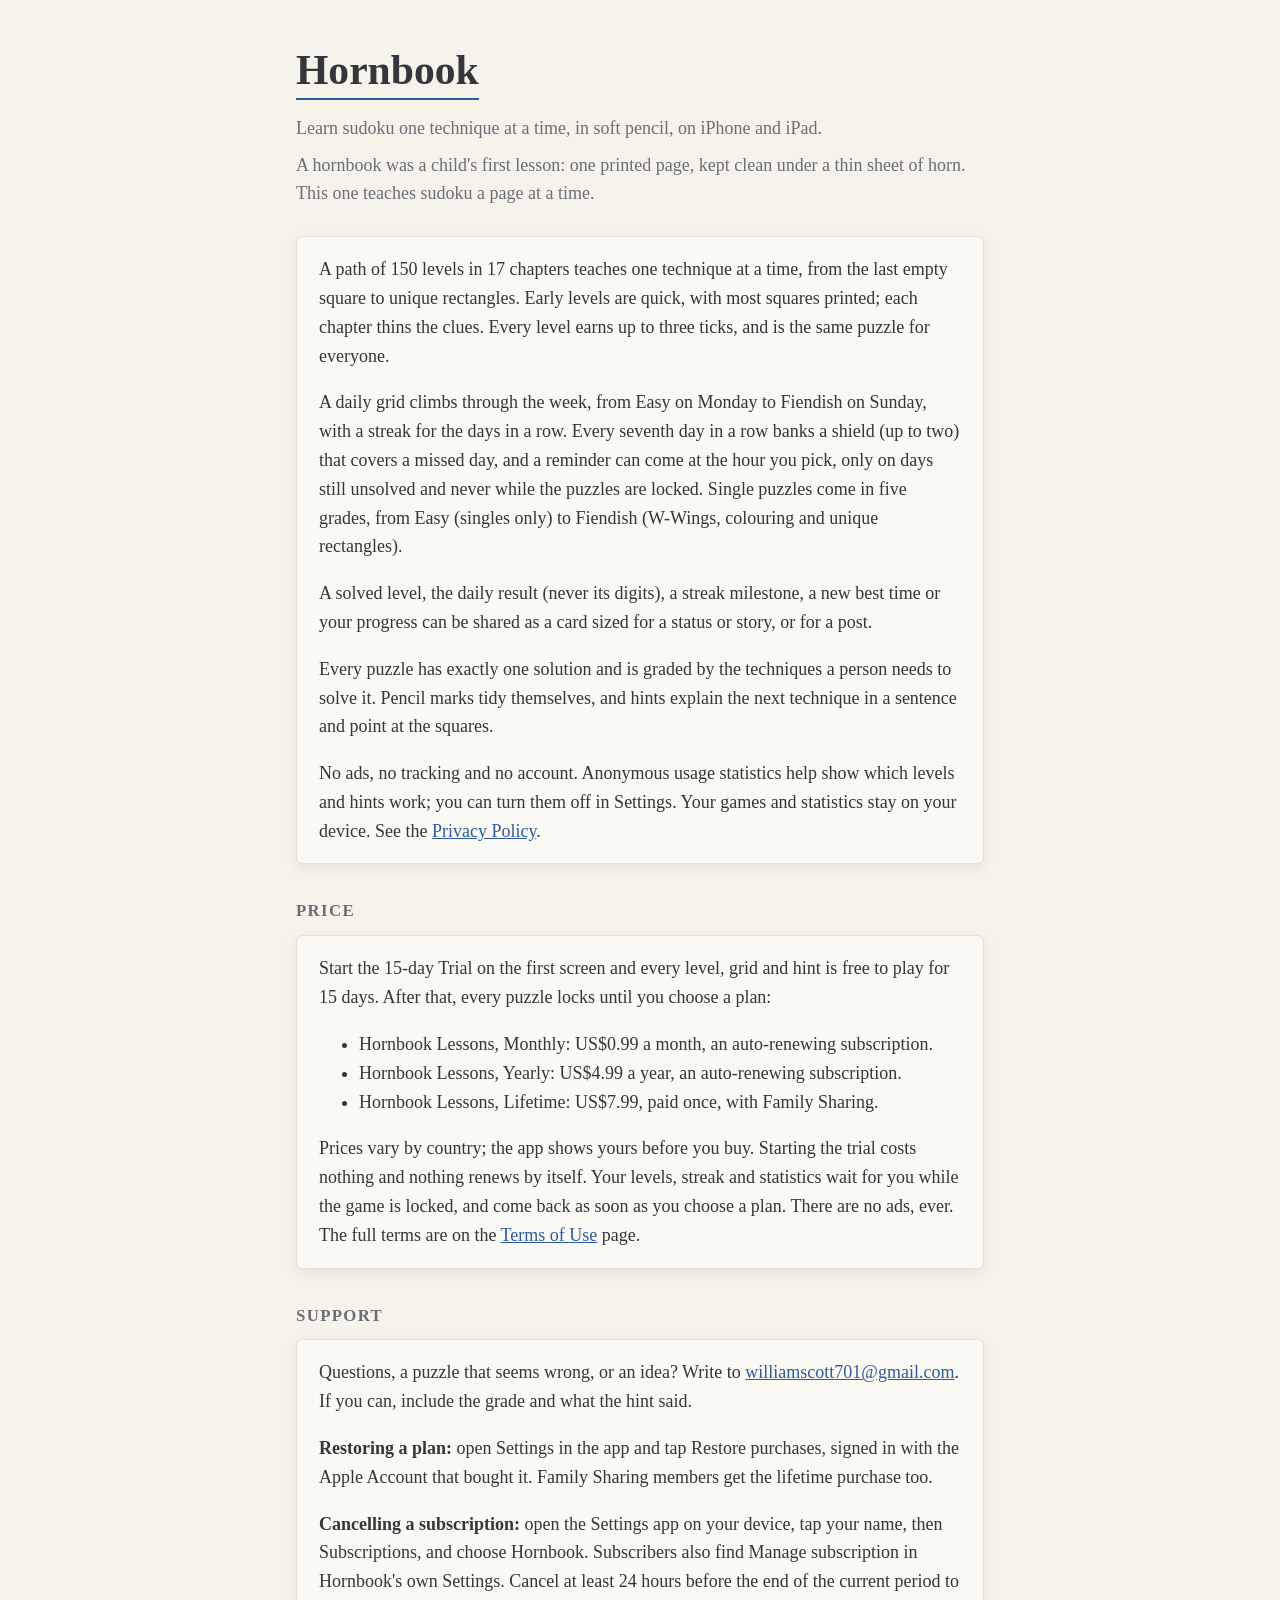
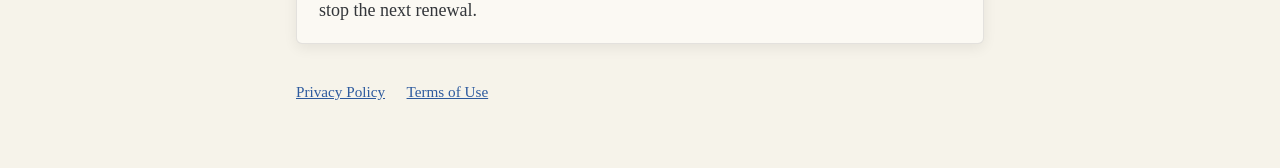
<file: index.html>
<!doctype html>
<html lang="en">
<head>
<meta charset="utf-8">
<meta name="viewport" content="width=device-width, initial-scale=1">
<title>Hornbook: Learn Sudoku</title>
<meta name="description" content="Hornbook teaches sudoku one technique at a time, in soft pencil, for iPhone and iPad: 150 levels that teach, hints that explain, a daily grid from Easy Monday to Fiendish Sunday, no ads.">
<link rel="stylesheet" href="style.css">
<meta name="apple-itunes-app" content="app-id=6821076527">
<meta property="og:title" content="Hornbook: Learn Sudoku">
<meta property="og:description" content="Hornbook teaches sudoku one technique at a time, in soft pencil, for iPhone and iPad: 150 levels that teach, hints that explain, a daily grid from Easy Monday to Fiendish Sunday, no ads.">
<meta property="og:type" content="website">
<meta property="og:url" content="https://williamscott701.github.io/pencilmark-support/">
</head>
<body>
<main>
  <header>
    <h1>Hornbook</h1>
    <p class="lede">Learn sudoku one technique at a time, in soft pencil, on iPhone and iPad.</p>
    <p class="lede">A hornbook was a child's first lesson: one printed page, kept clean under a thin sheet of horn. This one teaches sudoku a page at a time.</p>
  </header>

  <div class="card">
    <p>A path of 150 levels in 17 chapters teaches one technique at a time, from the last empty square to unique rectangles. Early levels are quick, with most squares printed; each chapter thins the clues. Every level earns up to three ticks, and is the same puzzle for everyone.</p>
    <p>A daily grid climbs through the week, from Easy on Monday to Fiendish on Sunday, with a streak for the days in a row. Every seventh day in a row banks a shield (up to two) that covers a missed day, and a reminder can come at the hour you pick, only on days still unsolved and never while the puzzles are locked. Single puzzles come in five grades, from Easy (singles only) to Fiendish (W-Wings, colouring and unique rectangles).</p>
    <p>A solved level, the daily result (never its digits), a streak milestone, a new best time or your progress can be shared as a card sized for a status or story, or for a post.</p>
    <p>Every puzzle has exactly one solution and is graded by the techniques a person needs to solve it. Pencil marks tidy themselves, and hints explain the next technique in a sentence and point at the squares.</p>
    <p>No ads, no tracking and no account. Anonymous usage statistics help show which levels and hints work; you can turn them off in Settings. Your games and statistics stay on your device. See the <a href="privacy.html">Privacy Policy</a>.</p>
  </div>

  <h2>Price</h2>
  <div class="card">
    <p>Start the 15-day Trial on the first screen and every level, grid and hint is free to play for 15 days. After that, every puzzle locks until you choose a plan:</p>
    <ul>
      <li>Hornbook Lessons, Monthly: US$0.99 a month, an auto-renewing subscription.</li>
      <li>Hornbook Lessons, Yearly: US$4.99 a year, an auto-renewing subscription.</li>
      <li>Hornbook Lessons, Lifetime: US$7.99, paid once, with Family Sharing.</li>
    </ul>
    <p>Prices vary by country; the app shows yours before you buy. Starting the trial costs nothing and nothing renews by itself. Your levels, streak and statistics wait for you while the game is locked, and come back as soon as you choose a plan. There are no ads, ever. The full terms are on the <a href="terms.html">Terms of Use</a> page.</p>
  </div>

  <h2>Support</h2>
  <div class="card">
    <p>Questions, a puzzle that seems wrong, or an idea? Write to <a href="mailto:williamscott701@gmail.com?subject=Hornbook">williamscott701@gmail.com</a>. If you can, include the grade and what the hint said.</p>
    <p><strong>Restoring a plan:</strong> open Settings in the app and tap Restore purchases, signed in with the Apple Account that bought it. Family Sharing members get the lifetime purchase too.</p>
    <p><strong>Cancelling a subscription:</strong> open the Settings app on your device, tap your name, then Subscriptions, and choose Hornbook. Subscribers also find Manage subscription in Hornbook's own Settings. Cancel at least 24 hours before the end of the current period to stop the next renewal.</p>
  </div>

  <nav>
    <a href="privacy.html">Privacy Policy</a>
    <a href="terms.html">Terms of Use</a>
  </nav>
</main>
</body>
</html>
</file>
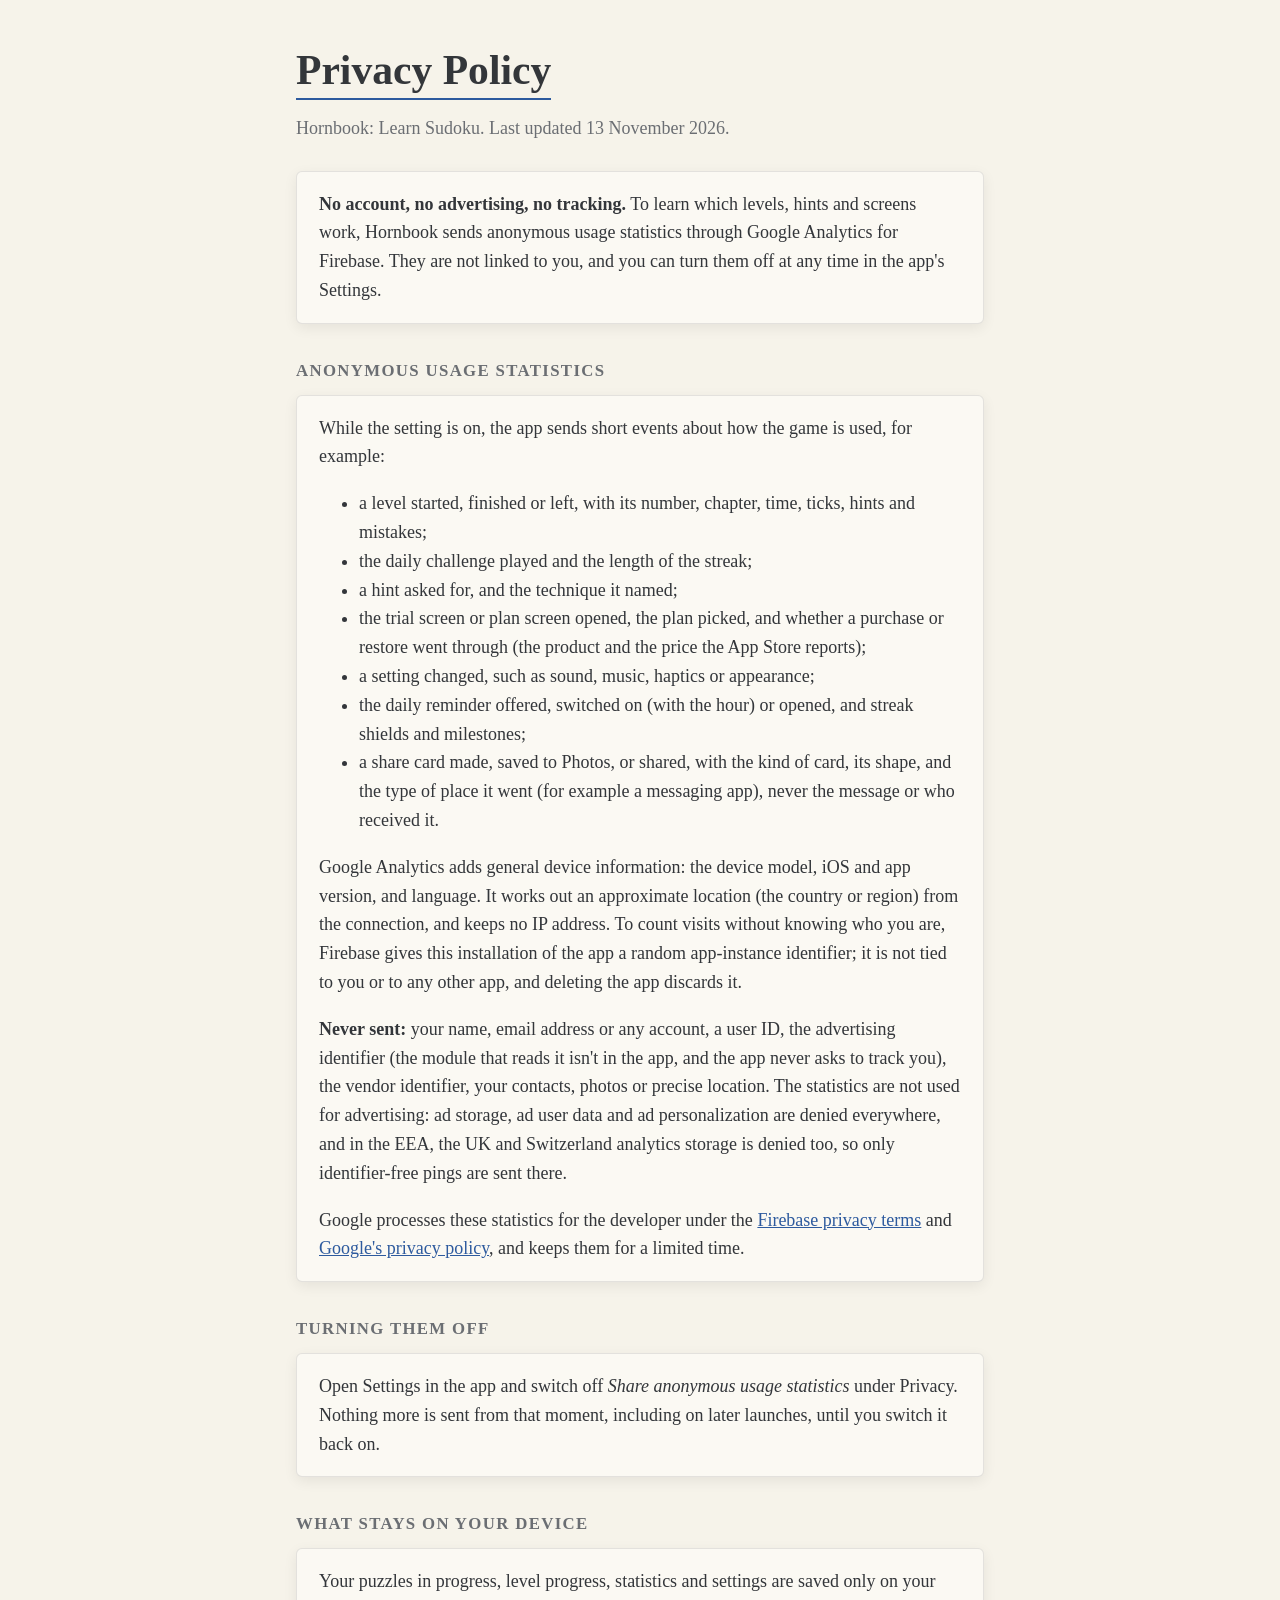
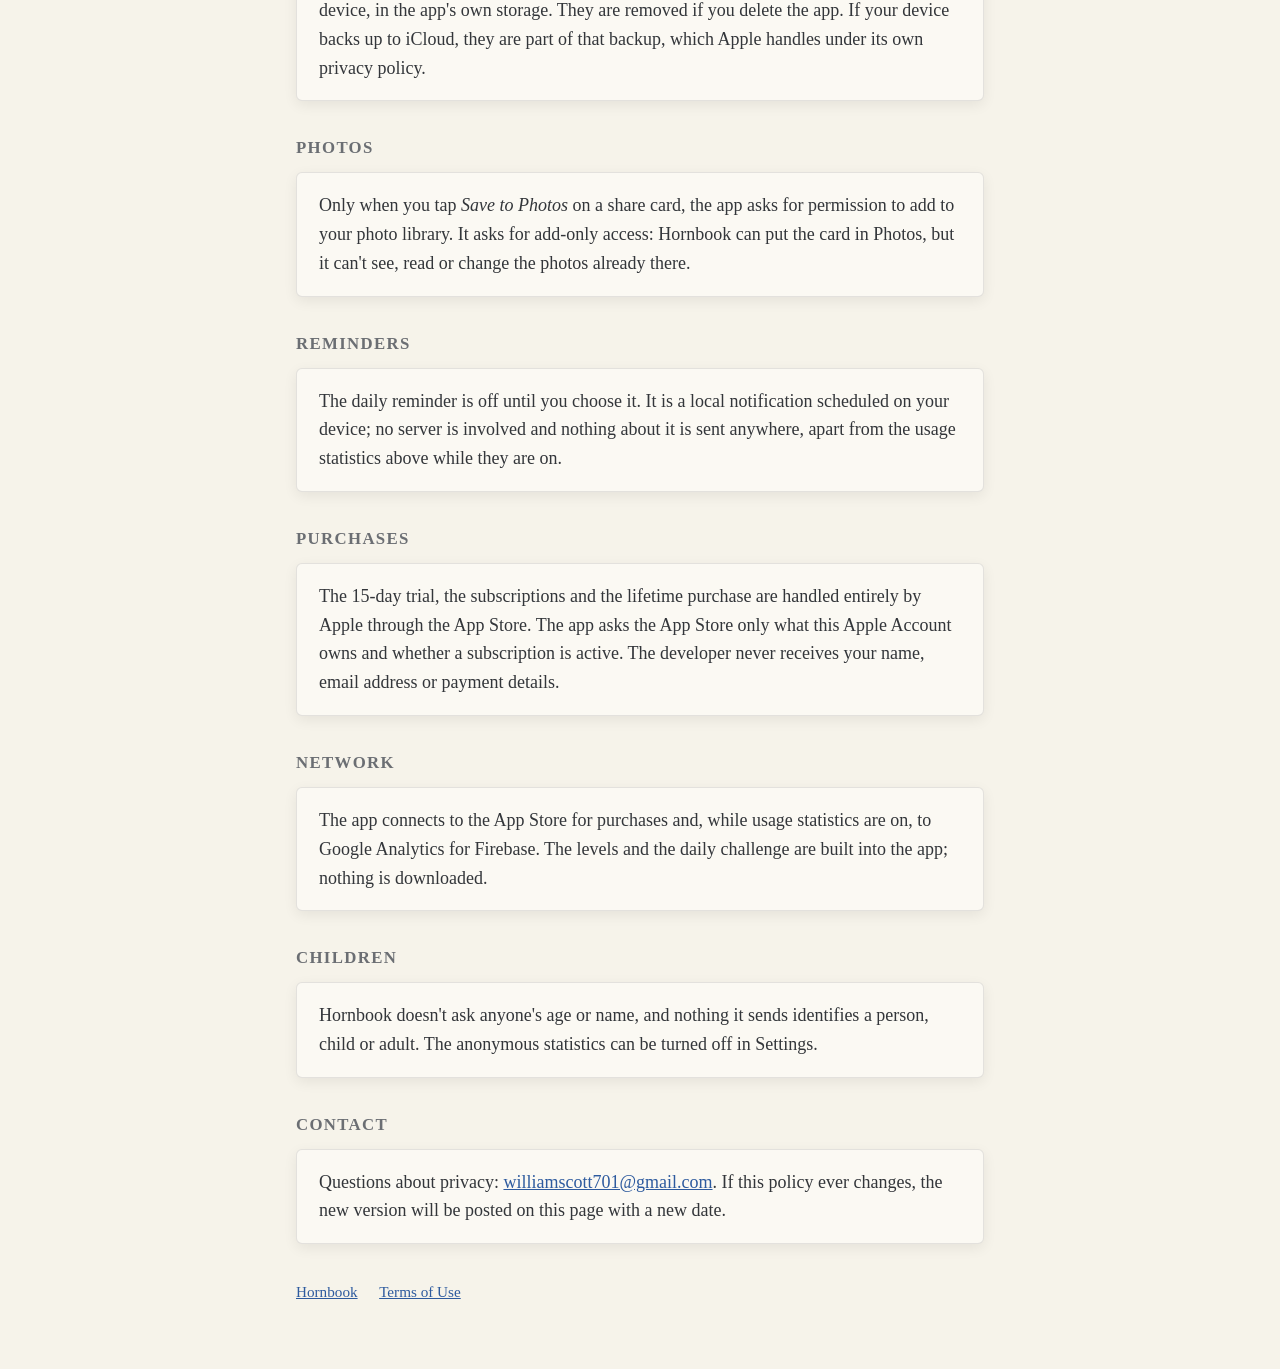
<file: privacy.html>
<!doctype html>
<html lang="en">
<head>
<meta charset="utf-8">
<meta name="viewport" content="width=device-width, initial-scale=1">
<title>Hornbook Privacy</title>
<link rel="stylesheet" href="style.css">
<meta name="apple-itunes-app" content="app-id=6821076527">
<meta name="description" content="Hornbook: Learn Sudoku. Last updated 13 November 2026.">
<meta property="og:title" content="Hornbook Privacy">
<meta property="og:description" content="Hornbook: Learn Sudoku. Last updated 13 November 2026.">
<meta property="og:type" content="website">
<meta property="og:url" content="https://williamscott701.github.io/pencilmark-support/privacy.html">
</head>
<body>
<main>
  <header>
    <h1>Privacy Policy</h1>
    <p class="lede">Hornbook: Learn Sudoku. Last updated 13 November 2026.</p>
  </header>

  <div class="card">
    <p><strong>No account, no advertising, no tracking.</strong> To learn which levels, hints and screens work, Hornbook sends anonymous usage statistics through Google Analytics for Firebase. They are not linked to you, and you can turn them off at any time in the app's Settings.</p>
  </div>

  <h2>Anonymous usage statistics</h2>
  <div class="card">
    <p>While the setting is on, the app sends short events about how the game is used, for example:</p>
    <ul>
      <li>a level started, finished or left, with its number, chapter, time, ticks, hints and mistakes;</li>
      <li>the daily challenge played and the length of the streak;</li>
      <li>a hint asked for, and the technique it named;</li>
      <li>the trial screen or plan screen opened, the plan picked, and whether a purchase or restore went through (the product and the price the App Store reports);</li>
      <li>a setting changed, such as sound, music, haptics or appearance;</li>
      <li>the daily reminder offered, switched on (with the hour) or opened, and streak shields and milestones;</li>
      <li>a share card made, saved to Photos, or shared, with the kind of card, its shape, and the type of place it went (for example a messaging app), never the message or who received it.</li>
    </ul>
    <p>Google Analytics adds general device information: the device model, iOS and app version, and language. It works out an approximate location (the country or region) from the connection, and keeps no IP address. To count visits without knowing who you are, Firebase gives this installation of the app a random app-instance identifier; it is not tied to you or to any other app, and deleting the app discards it.</p>
    <p><strong>Never sent:</strong> your name, email address or any account, a user ID, the advertising identifier (the module that reads it isn't in the app, and the app never asks to track you), the vendor identifier, your contacts, photos or precise location. The statistics are not used for advertising: ad storage, ad user data and ad personalization are denied everywhere, and in the EEA, the UK and Switzerland analytics storage is denied too, so only identifier-free pings are sent there.</p>
    <p>Google processes these statistics for the developer under the <a href="https://firebase.google.com/support/privacy">Firebase privacy terms</a> and <a href="https://policies.google.com/privacy">Google's privacy policy</a>, and keeps them for a limited time.</p>
  </div>

  <h2>Turning them off</h2>
  <div class="card">
    <p>Open Settings in the app and switch off <em>Share anonymous usage statistics</em> under Privacy. Nothing more is sent from that moment, including on later launches, until you switch it back on.</p>
  </div>

  <h2>What stays on your device</h2>
  <div class="card">
    <p>Your puzzles in progress, level progress, statistics and settings are saved only on your device, in the app's own storage. They are removed if you delete the app. If your device backs up to iCloud, they are part of that backup, which Apple handles under its own privacy policy.</p>
  </div>

  <h2>Photos</h2>
  <div class="card">
    <p>Only when you tap <em>Save to Photos</em> on a share card, the app asks for permission to add to your photo library. It asks for add-only access: Hornbook can put the card in Photos, but it can't see, read or change the photos already there.</p>
  </div>

  <h2>Reminders</h2>
  <div class="card">
    <p>The daily reminder is off until you choose it. It is a local notification scheduled on your device; no server is involved and nothing about it is sent anywhere, apart from the usage statistics above while they are on.</p>
  </div>

  <h2>Purchases</h2>
  <div class="card">
    <p>The 15-day trial, the subscriptions and the lifetime purchase are handled entirely by Apple through the App Store. The app asks the App Store only what this Apple Account owns and whether a subscription is active. The developer never receives your name, email address or payment details.</p>
  </div>

  <h2>Network</h2>
  <div class="card">
    <p>The app connects to the App Store for purchases and, while usage statistics are on, to Google Analytics for Firebase. The levels and the daily challenge are built into the app; nothing is downloaded.</p>
  </div>

  <h2>Children</h2>
  <div class="card">
    <p>Hornbook doesn't ask anyone's age or name, and nothing it sends identifies a person, child or adult. The anonymous statistics can be turned off in Settings.</p>
  </div>

  <h2>Contact</h2>
  <div class="card">
    <p>Questions about privacy: <a href="mailto:williamscott701@gmail.com?subject=Hornbook%20privacy">williamscott701@gmail.com</a>. If this policy ever changes, the new version will be posted on this page with a new date.</p>
  </div>

  <nav>
    <a href="index.html">Hornbook</a>
    <a href="terms.html">Terms of Use</a>
  </nav>
</main>
</body>
</html>
</file>
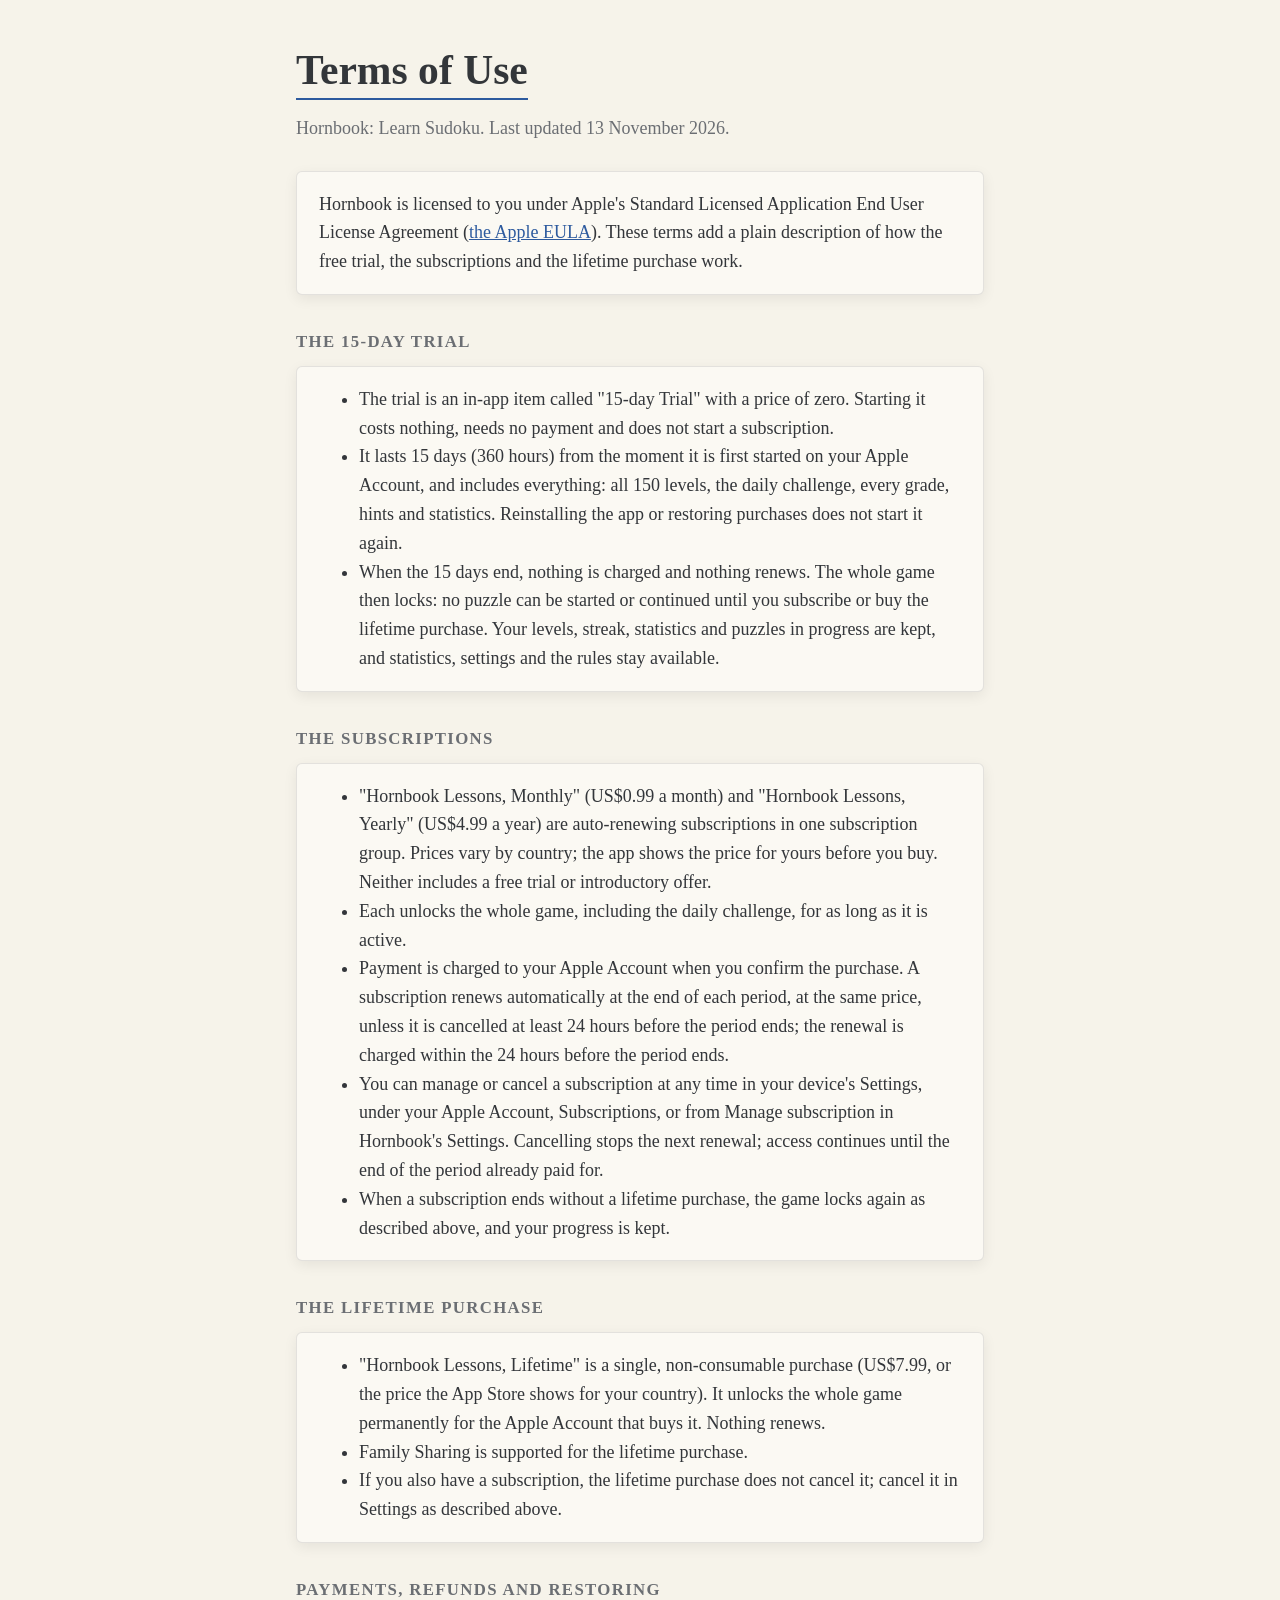
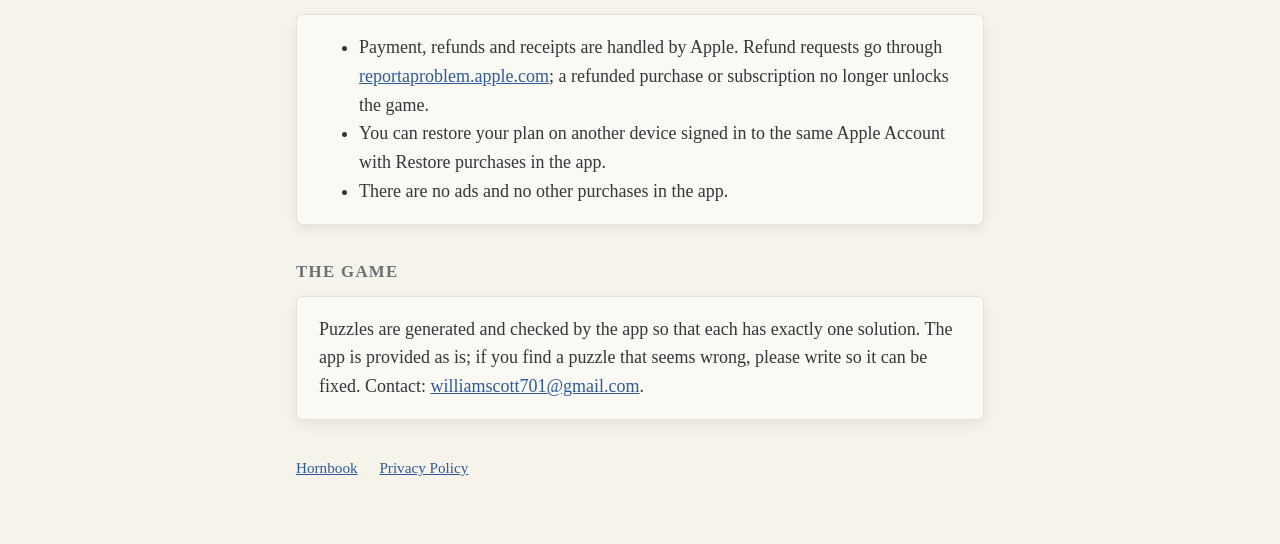
<file: terms.html>
<!doctype html>
<html lang="en">
<head>
<meta charset="utf-8">
<meta name="viewport" content="width=device-width, initial-scale=1">
<title>Hornbook Terms</title>
<link rel="stylesheet" href="style.css">
<meta name="apple-itunes-app" content="app-id=6821076527">
<meta name="description" content="Hornbook: Learn Sudoku. Last updated 13 November 2026.">
<meta property="og:title" content="Hornbook Terms">
<meta property="og:description" content="Hornbook: Learn Sudoku. Last updated 13 November 2026.">
<meta property="og:type" content="website">
<meta property="og:url" content="https://williamscott701.github.io/pencilmark-support/terms.html">
</head>
<body>
<main>
  <header>
    <h1>Terms of Use</h1>
    <p class="lede">Hornbook: Learn Sudoku. Last updated 13 November 2026.</p>
  </header>

  <div class="card">
    <p>Hornbook is licensed to you under Apple's Standard Licensed Application End User License Agreement (<a href="https://www.apple.com/legal/internet-services/itunes/dev/stdeula/">the Apple EULA</a>). These terms add a plain description of how the free trial, the subscriptions and the lifetime purchase work.</p>
  </div>

  <h2>The 15-day trial</h2>
  <div class="card">
    <ul>
      <li>The trial is an in-app item called "15-day Trial" with a price of zero. Starting it costs nothing, needs no payment and does not start a subscription.</li>
      <li>It lasts 15 days (360 hours) from the moment it is first started on your Apple Account, and includes everything: all 150 levels, the daily challenge, every grade, hints and statistics. Reinstalling the app or restoring purchases does not start it again.</li>
      <li>When the 15 days end, nothing is charged and nothing renews. The whole game then locks: no puzzle can be started or continued until you subscribe or buy the lifetime purchase. Your levels, streak, statistics and puzzles in progress are kept, and statistics, settings and the rules stay available.</li>
    </ul>
  </div>

  <h2>The subscriptions</h2>
  <div class="card">
    <ul>
      <li>"Hornbook Lessons, Monthly" (US$0.99 a month) and "Hornbook Lessons, Yearly" (US$4.99 a year) are auto-renewing subscriptions in one subscription group. Prices vary by country; the app shows the price for yours before you buy. Neither includes a free trial or introductory offer.</li>
      <li>Each unlocks the whole game, including the daily challenge, for as long as it is active.</li>
      <li>Payment is charged to your Apple Account when you confirm the purchase. A subscription renews automatically at the end of each period, at the same price, unless it is cancelled at least 24 hours before the period ends; the renewal is charged within the 24 hours before the period ends.</li>
      <li>You can manage or cancel a subscription at any time in your device's Settings, under your Apple Account, Subscriptions, or from Manage subscription in Hornbook's Settings. Cancelling stops the next renewal; access continues until the end of the period already paid for.</li>
      <li>When a subscription ends without a lifetime purchase, the game locks again as described above, and your progress is kept.</li>
    </ul>
  </div>

  <h2>The lifetime purchase</h2>
  <div class="card">
    <ul>
      <li>"Hornbook Lessons, Lifetime" is a single, non-consumable purchase (US$7.99, or the price the App Store shows for your country). It unlocks the whole game permanently for the Apple Account that buys it. Nothing renews.</li>
      <li>Family Sharing is supported for the lifetime purchase.</li>
      <li>If you also have a subscription, the lifetime purchase does not cancel it; cancel it in Settings as described above.</li>
    </ul>
  </div>

  <h2>Payments, refunds and restoring</h2>
  <div class="card">
    <ul>
      <li>Payment, refunds and receipts are handled by Apple. Refund requests go through <a href="https://reportaproblem.apple.com">reportaproblem.apple.com</a>; a refunded purchase or subscription no longer unlocks the game.</li>
      <li>You can restore your plan on another device signed in to the same Apple Account with Restore purchases in the app.</li>
      <li>There are no ads and no other purchases in the app.</li>
    </ul>
  </div>

  <h2>The game</h2>
  <div class="card">
    <p>Puzzles are generated and checked by the app so that each has exactly one solution. The app is provided as is; if you find a puzzle that seems wrong, please write so it can be fixed. Contact: <a href="mailto:williamscott701@gmail.com?subject=Hornbook">williamscott701@gmail.com</a>.</p>
  </div>

  <nav>
    <a href="index.html">Hornbook</a>
    <a href="privacy.html">Privacy Policy</a>
  </nav>
</main>
</body>
</html>
</file>
<file: style.css>
:root {
  --paper: #F6F3EA;
  --card: #FBF9F3;
  --graphite: #33363A;
  --soft: #6B6E73;
  --pencil: #2D5A9E;
  --red: #B2412C;
}
@media (prefers-color-scheme: dark) {
  :root {
    --paper: #1C1E21;
    --card: #25282C;
    --graphite: #DEDAD0;
    --soft: #9C9A93;
    --pencil: #8DB3EC;
    --red: #EC8F77;
  }
}
* { box-sizing: border-box; }
html { background: var(--paper); }
body {
  margin: 0;
  color: var(--graphite);
  font: 18px/1.6 "New York", "Iowan Old Style", Georgia, "Times New Roman", serif;
  background-color: var(--paper);
}
main { max-width: 720px; margin: 0 auto; padding: 48px 16px 64px; }
header { margin-bottom: 28px; }
h1 { font-size: 2.6rem; line-height: 1.1; margin: 0 0 6px; display: inline-block; border-bottom: 2px solid var(--pencil); padding-bottom: 4px; }
h2 { font-size: 1.05rem; text-transform: uppercase; letter-spacing: 0.08em; color: var(--soft); margin: 34px 0 10px; }
.lede { color: var(--soft); margin: 8px 0 0; }
.card {
  background: var(--card);
  border: 1px solid rgba(51, 54, 58, 0.12);
  border-radius: 6px;
  padding: 18px 22px;
  box-shadow: 0 4px 14px rgba(0, 0, 0, 0.07);
}
.card p:first-child, .card ul:first-child { margin-top: 0; }
.card p:last-child, .card ul:last-child { margin-bottom: 0; }
a { color: var(--pencil); }
nav { margin-top: 36px; font-size: 0.95rem; color: var(--soft); }
nav a { margin-right: 18px; }
.price { font-size: 1.6rem; font-weight: 700; }
small { color: var(--soft); }
</file>
